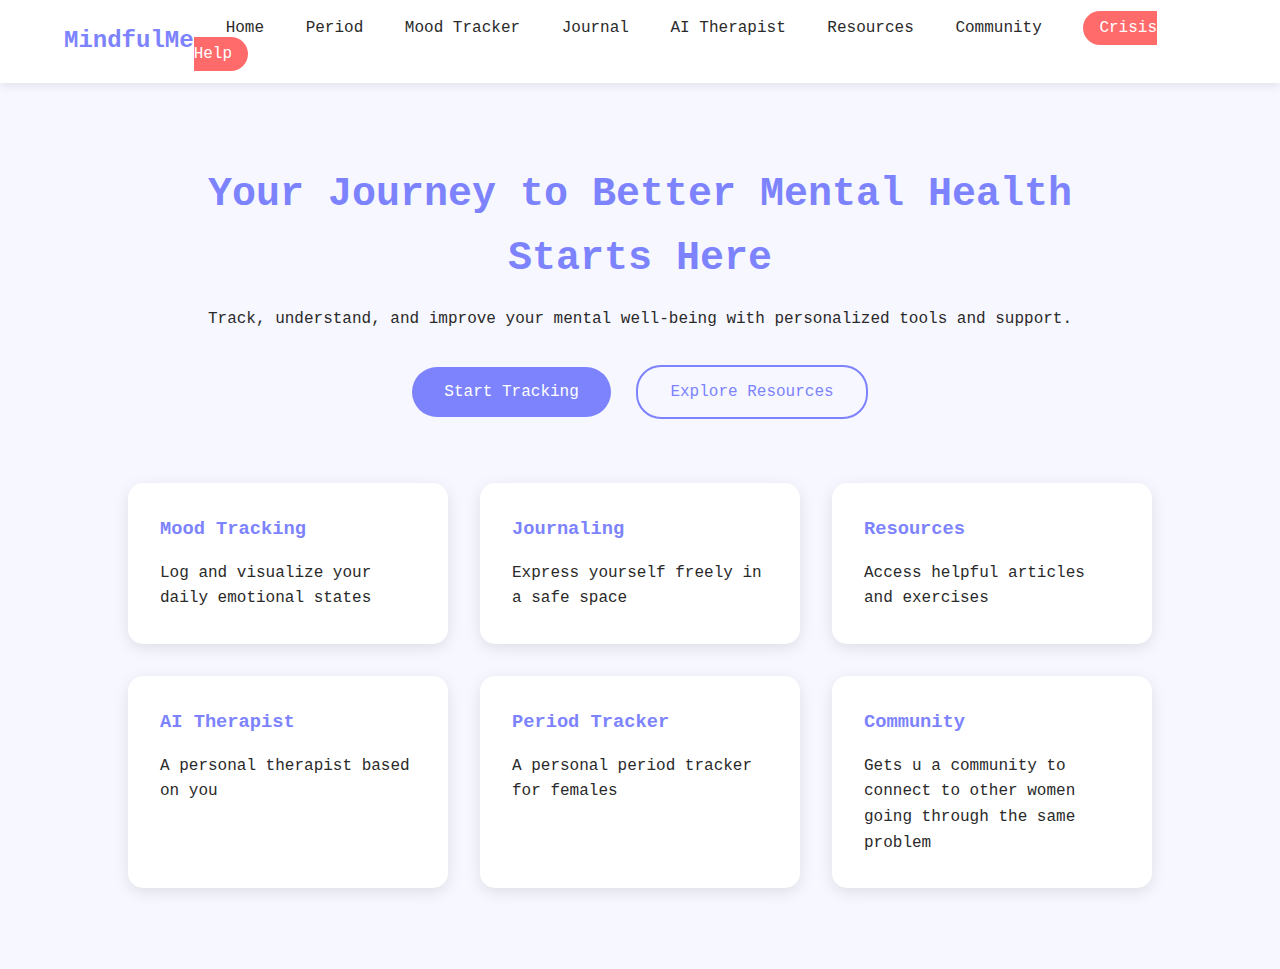
<file: index.html>
<!DOCTYPE html>
<html lang="en">
<head>
    <meta charset="UTF-8">
    <meta name="viewport" content="width=device-width, initial-scale=1.0">
    <title>MindfulMe</title>
    <link rel="stylesheet" href="css/style.css">
    <link rel="stylesheet" href="css/animations.css">
    <link href="https://fonts.googleapis.com/css2?family=Poppins:wght@300;400;500;600&display=swap" rel="stylesheet">
    <link rel="shortcut icon" href="icon.ico" type="image/x-icon">
</head>
<body>
    <nav class="navbar">
        <div class="logo">MindfulMe</div>
        <div class="nav-links">
            <a href="index.html" class="active">Home</a>
            <a href="pages/setup.html"> Period</a>
            <a href="pages/mood-tracker.html">Mood Tracker</a>
            <a href="pages/journal.html">Journal</a>
            <a href="pages/ai-therapist.html">AI Therapist</a>
            <a href="pages/resources.html">Resources</a>
             <a href="pages/community.html">Community</a> 
            <a href="pages/crisis.html" class="emergency-btn">Crisis Help</a>
        </div>
    </nav>

    <main class="hero">
        <div class="hero-content">
            <h1>Your Journey to Better Mental Health Starts Here</h1>
            <p>Track, understand, and improve your mental well-being with personalized tools and support.</p>
            <div class="cta-buttons">
                <button class="primary-btn" onclick="location.href='pages/mood-tracker.html'">Start Tracking</button>
                <button class="secondary-btn" onclick="location.href='pages/resources.html'">Explore Resources</button>
            </div>
        </div>
        <div class="features-grid">
            <div class="feature-card">
                <h3>Mood Tracking</h3>
                <p>Log and visualize your daily emotional states</p>
            </div>
            <div class="feature-card">
                <h3>Journaling</h3>
                <p>Express yourself freely in a safe space</p>
            </div>
            <div class="feature-card">
                <h3>Resources</h3>
                <p>Access helpful articles and exercises</p>
            </div>
            <div class="feature-card">
                <h3>AI Therapist</h3>
                <p>A personal therapist based on you</p>
            </div>
            <div class="feature-card">
                <h3>Period Tracker</h3>
                <p>A personal period tracker for females </p>
            </div>
            <div class="feature-card">
                <h3>Community</h3>
                <p>Gets u a community to connect to other women going through the same problem</p>
            </div>
        </div>
    </main>
</body>
</html>
</file>
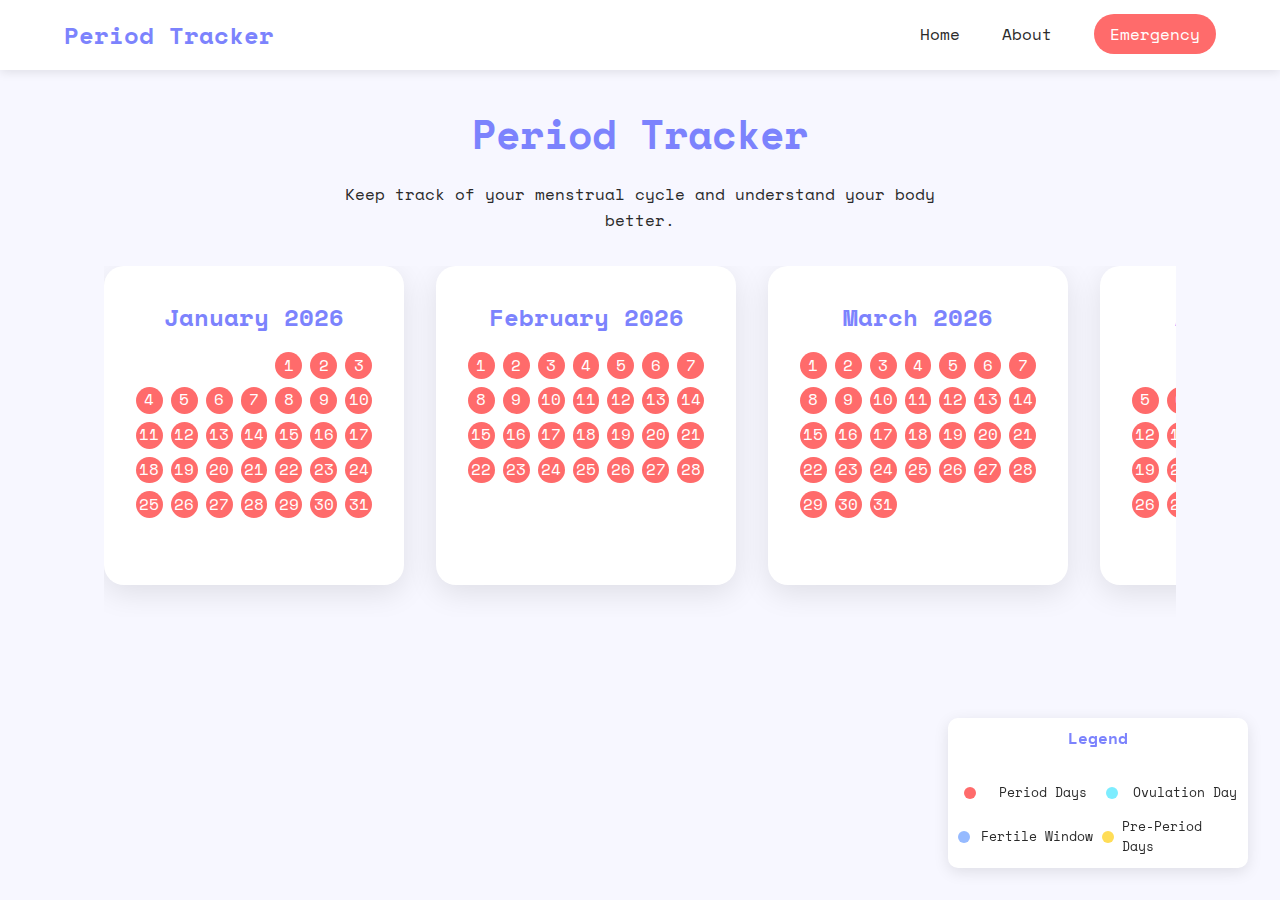
<file: pages/index.html>
<!DOCTYPE html>
<html lang="en">
<head>
    <meta charset="UTF-8">
    <meta name="viewport" content="width=device-width, initial-scale=1.0">
    <title>Period Tracker</title>
    <link href="https://fonts.googleapis.com/css2?family=Space+Mono&display=swap" rel="stylesheet">
    <style>
        :root {
            --primary-color: #7C83FD;
            --secondary-color: #96BAFF;
            --accent-color: #7DEDFF;
            --background-color: #F7F7FF;
            --text-color: #2A2A2A;
            --danger-color: #FF6B6B;
            --warning-color: #FFDD57;
        }

        * {
            margin: 0;
            padding: 0;
            box-sizing: border-box;
            font-family: 'Space Mono', monospace;
        }

        body {
            background-color: var(--background-color);
            color: var(--text-color);
            line-height: 1.6;
            overflow-x: hidden;
        }

        .navbar {
            display: flex;
            justify-content: space-between;
            align-items: center;
            padding: 1rem 5%;
            background: white;
            box-shadow: 0 2px 10px rgba(0, 0, 0, 0.1);
        }

        .logo {
            font-size: 1.5rem;
            font-weight: 600;
            color: var(--primary-color);
        }

        .nav-links a {
            text-decoration: none;
            color: var(--text-color);
            margin-left: 2rem;
            transition: color 0.3s ease;
        }

        .nav-links a:hover {
            color: var(--primary-color);
        }

        .emergency-btn {
            background: var(--danger-color);
            color: white !important;
            padding: 0.5rem 1rem;
            border-radius: 25px;
        }

        .container {
            max-width: 1200px;
            margin: 0 auto;
            padding: 2rem 5%;
        }

        .header {
            text-align: center;
            margin-bottom: 2rem;
        }

        .header h1 {
            font-size: 2.5rem;
            color: var(--primary-color);
            margin-bottom: 1rem;
        }

        .header p {
            font-size: 1rem;
            color: var(--text-color);
            max-width: 600px;
            margin: 0 auto;
        }

        .calendar-container {
            display: flex;
            overflow-x: auto;
            gap: 2rem;
            margin-top: 2rem;
            padding-bottom: 2rem;
            scroll-snap-type: x mandatory;
        }

        .month {
            min-width: 300px;
            background-color: white;
            border-radius: 20px;
            box-shadow: 0 8px 30px rgba(0, 0, 0, 0.1);
            padding: 2rem;
            scroll-snap-align: start;
            flex-shrink: 0;
        }

        .calendar-header {
            text-align: center;
            margin-bottom: 1rem;
        }

        .calendar-header h3 {
            color: var(--primary-color);
            font-size: 1.5rem;
        }

        .calendar {
            display: grid;
            grid-template-columns: repeat(7, 1fr);
            gap: 0.5rem;
            margin-top: 1rem;
        }

        .calendar-day {
            aspect-ratio: 1;
            display: flex;
            align-items: center;
            justify-content: center;
            background: var(--background-color);
            border-radius: 50%;
            cursor: pointer;
            transition: all 0.3s ease;
        }

        .calendar-day:hover {
            background-color: var(--secondary-color);
            color: white;
        }

        .calendar-day.period {
            background-color: var(--danger-color);
            color: white;
        }

        .calendar-day.ovulation {
            background-color: var(--accent-color);
            color: white;
        }

        .calendar-day.fertile {
            background-color: var(--secondary-color);
            color: white;
        }

        .calendar-day.pre-period {
            background-color: var(--warning-color);
            color: white;
        }

        .calendar-day.empty {
            background-color: transparent;
        }

        button {
            background: var(--primary-color);
            color: white;
            border: none;
            padding: 1rem 2rem;
            border-radius: 25px;
            font-size: 1rem;
            cursor: pointer;
            transition: all 0.3s ease;
        }

        button:hover {
            background: var(--secondary-color);
            transform: translateY(-2px);
        }

        .legend-box {
        position: fixed;
        bottom: 2rem;
        right: 2rem;
        background: white;
        border-radius: 10px;
        box-shadow: 0 4px 15px rgba(0, 0, 0, 0.1);
        padding: 0.5rem;
        width: 300px; /* Smaller width */
        height: 150px; /* Smaller height */
        cursor: move;
        font-size: 0.8rem;
        display: grid;
        grid-template-columns: repeat(2, 1fr);
        gap: 0.5rem;
    }

    .legend-box h4 {
        grid-column: span 2;
        margin-bottom: 1rem;
        color: var(--primary-color);
        text-align: center;
        font-size: 1rem;
    }

    .legend-item {
        display: flex;
        align-items: center;
        justify-content: space-around;
        font-size: 0.8rem;
    }

    .legend-color {
        width: 12px;
        height: 12px;
        border-radius: 50%;
        margin-right: 0.5rem;
    }

    .legend-text {
        font-size: 0.8rem;
    }
    </style>
</head>
<body>
    <nav class="navbar">
        <div class="logo">Period Tracker</div>
        <div class="nav-links">
            <a href="#">Home</a>
            <a href="#">About</a>
            <a href="#" class="emergency-btn">Emergency</a>
        </div>
    </nav>

    <div class="container">
        <div class="header">
            <h1>Period Tracker</h1>
            <p>Keep track of your menstrual cycle and understand your body better.</p>
        </div>

        <!-- Calendar Container for All Months -->
        <div class="calendar-container" id="calendar-container"></div>
    </div>

    <!-- Legend Box -->
    <div class="legend-box" id="legend-box">
        <h4>Legend</h4>
        <div class="legend-item">
            <div class="legend-color" style="background: var(--danger-color);"></div>
            <div class="legend-text">Period Days</div>
        </div>
        <div class="legend-item">
            <div class="legend-color" style="background: var(--accent-color);"></div>
            <div class="legend-text">Ovulation Day</div>
        </div>
        <div class="legend-item">
            <div class="legend-color" style="background: var(--secondary-color);"></div>
            <div class="legend-text">Fertile Window</div>
        </div>
        <div class="legend-item">
            <div class="legend-color" style="background: var(--warning-color);"></div>
            <div class="legend-text">Pre-Period Days</div>
        </div>
    </div>

    <script>
        let currentDate = new Date();
        let cycleData = {
            lastPeriod: new Date(currentDate.getFullYear(), currentDate.getMonth(), 1),
            periodLength: 5,
            cycleLength: 28,
        };

        function generateMonthCalendar(monthOffset) {
            const monthDate = new Date(currentDate.getFullYear(), monthOffset, 1);
            const monthName = monthDate.toLocaleString('default', { month: 'long' });
            const monthElement = document.createElement('div');
            monthElement.className = 'month';
            const monthHeader = document.createElement('div');
            monthHeader.className = 'calendar-header';
            monthHeader.innerHTML = `<h3>${monthName} ${monthDate.getFullYear()}</h3>`;
            monthElement.appendChild(monthHeader);

            const calendar = document.createElement('div');
            calendar.className = 'calendar';

            const firstDay = new Date(monthDate.getFullYear(), monthDate.getMonth(), 1).getDay();
            const daysInMonth = new Date(monthDate.getFullYear(), monthDate.getMonth() + 1, 0).getDate();

            for (let i = 0; i < firstDay; i++) {
                const emptyDay = document.createElement('div');
                emptyDay.className = 'calendar-day empty';
                calendar.appendChild(emptyDay);
            }

            for (let i = 1; i <= daysInMonth; i++) {
                const day = document.createElement('div');
                day.className = 'calendar-day';
                const currentDayDate = new Date(monthDate.getFullYear(), monthDate.getMonth(), i);

                day.textContent = i;

                // Check for period, ovulation, and fertile days
                if (isPeriodDay(currentDayDate)) {
                    day.classList.add('period');
                }
                if (isOvulationDay(currentDayDate)) {
                    day.classList.add('ovulation');
                }
                if (isFertileDay(currentDayDate)) {
                    day.classList.add('fertile');
                }
                if (isPrePeriodDay(currentDayDate)) {
                    day.classList.add('pre-period');
                }

                calendar.appendChild(day);
            }

            monthElement.appendChild(calendar);
            return monthElement;
        }

        function isPeriodDay(date) {
            const daysSinceLastPeriod = Math.floor((date - cycleData.lastPeriod) / (1000 * 60 * 60 * 24));
            return daysSinceLastPeriod % cycleData.cycleLength < cycleData.periodLength;
        }

        function isOvulationDay(date) {
            const daysSinceLastPeriod = Math.floor((date - cycleData.lastPeriod) / (1000 * 60 * 60 * 24));
            return daysSinceLastPeriod % cycleData.cycleLength === (cycleData.cycleLength - 14); 
        }

        function isFertileDay(date) {
            const daysSinceLastPeriod = Math.floor((date - cycleData.lastPeriod) / (1000 * 60 * 60 * 24));
            return daysSinceLastPeriod % cycleData.cycleLength >= (cycleData.cycleLength - 15) && daysSinceLastPeriod % cycleData.cycleLength <= (cycleData.cycleLength - 10);
        }

        function isPrePeriodDay(date) {
            const daysSinceLastPeriod = Math.floor((date - cycleData.lastPeriod) / (1000 * 60 * 60 * 24));
            return daysSinceLastPeriod % cycleData.cycleLength >= (cycleData.cycleLength - 3);
        }

        function loadAllMonths() {
            const container = document.getElementById('calendar-container');
            for (let i = 0; i < 12; i++) {
                const monthElement = generateMonthCalendar(i);
                container.appendChild(monthElement);
            }
        }

        loadAllMonths();

        // Draggable Legend Box
        const legendBox = document.getElementById('legend-box');
        let offsetX = 0;
        let offsetY = 0;

        legendBox.addEventListener('mousedown', (e) => {
            offsetX = e.clientX - legendBox.getBoundingClientRect().left;
            offsetY = e.clientY - legendBox.getBoundingClientRect().top;
            document.addEventListener('mousemove', moveLegendBox);
            document.addEventListener('mouseup', stopDragging);
        });

        function moveLegendBox(e) {
            legendBox.style.left = e.clientX - offsetX + 'px';
            legendBox.style.top = e.clientY - offsetY + 'px';
        }

        function stopDragging() {
            document.removeEventListener('mousemove', moveLegendBox);
            document.removeEventListener('mouseup', stopDragging);
        }
    </script>
</body>
</html>
</file>
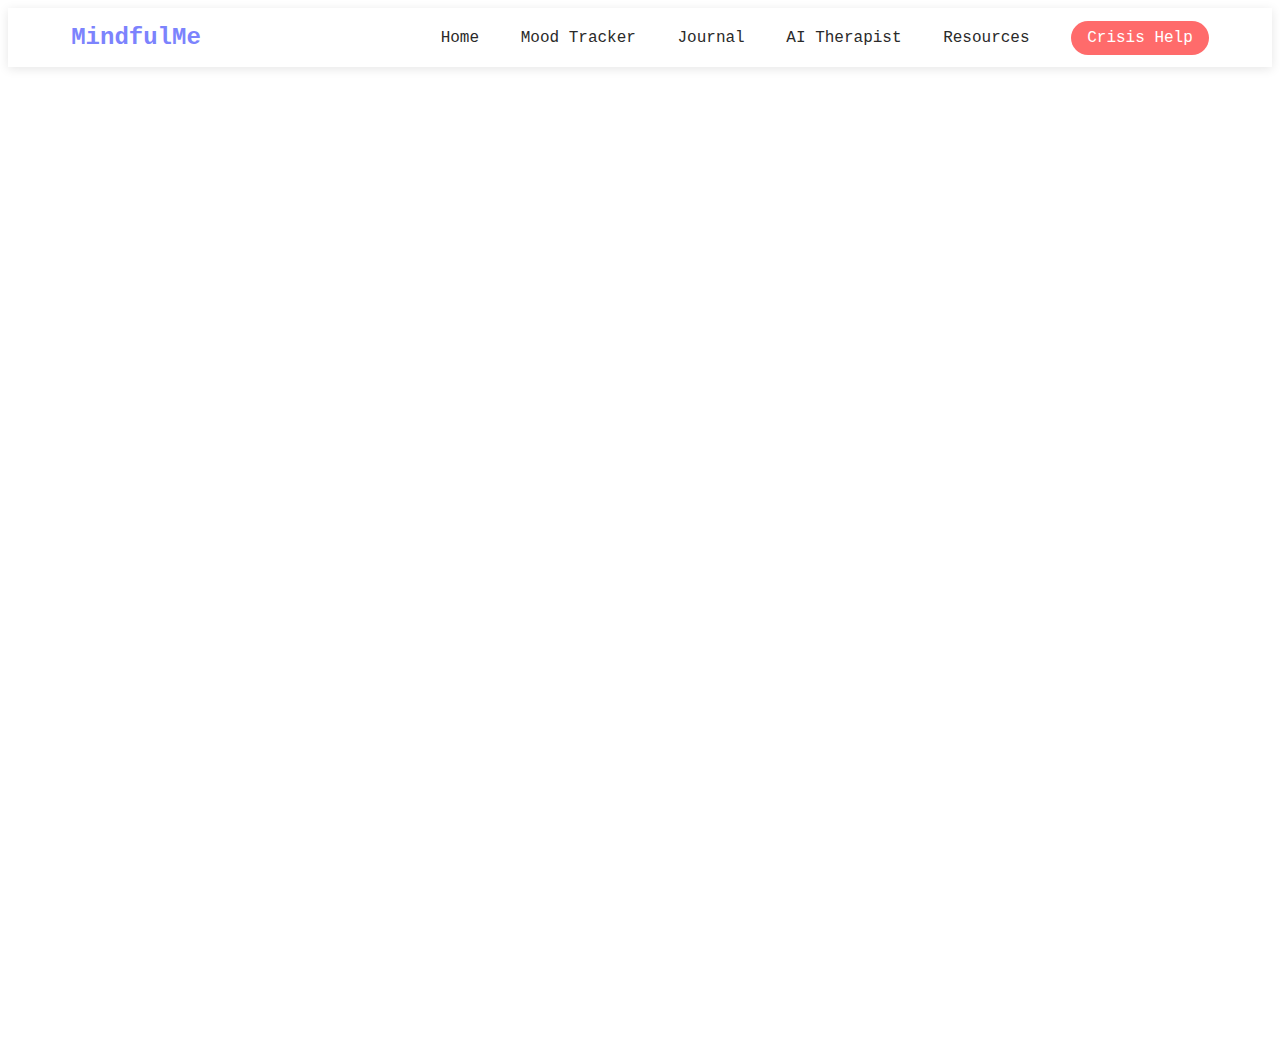
<file: pages/ai-therapist.html>
<!DOCTYPE html>
<html lang="en">
<head>
    <meta charset="UTF-8">
    <meta name="viewport" content="width=device-width, initial-scale=1.0">
    <title>AI Therapist - MindfulMe</title>
    <link rel="stylesheet" href="../css/ai-therapist.css">
    <link rel="stylesheet" href="../css/animations.css">
    <link rel="shortcut icon" href="icon.ico" type="image/x-icon">
</head>
<body>
    <nav class="navbar">
        <div class="logo">MindfulMe</div>
        <div class="nav-links">
            <a href="../index.html" class="active">Home</a>
            <a href="../pages/mood-tracker.html">Mood Tracker</a>
            <a href="../pages/journal.html">Journal</a>
            <a href="ai-therapist.html">AI Therapist</a>
            <a href="../pages/resources.html">Resources</a>
            <!-- <a href="pages/community.html">Community</a> -->
            <a href="../pages/crisis.html" class="emergency-btn">Crisis Help</a>
        </div>
    </nav>

    <main class="therapist-container fade-in">
        <h1 style="color : #7C83FD">AI Therapy <span style="color: black">Assistant</span></h1>
        <div class="disclaimer">
            <p>Note: This AI assistant is not a replacement for professional mental health care. 
               If you're experiencing severe symptoms, please seek professional help.</p>
        </div>

        <div class="chat-container">
            <div class="chat-messages" id="chat-messages">
                <div class="message ai-message">
                    <div class="message-content">
                        Hello! I'm here to listen and support you. How are you feeling today?
                    </div>
                </div>
            </div>

            <div class="chat-input">
                <textarea 
                    id="user-input" 
                    placeholder="Share your thoughts..."
                    rows="1"
                ></textarea>
                <button id="send-message" class="primary-btn">
                    <button id="mic-button">🎤</button>

                    ➤
                </button>
            </div>
        </div>

        <div class="suggested-topics">
            <h3>Suggested Topics</h3>
            <div class="topic-buttons">
                <button class="topic-btn">Dealing with Anxiety</button>
                <button class="topic-btn">Managing Stress</button>
                <button class="topic-btn">Improving Sleep</button>
                <button class="topic-btn">Building Self-esteem</button>
            </div>
        </div>
    </main>

    <script src="../js/ai-therapist.js"></script>
</body>
</html>
</file>
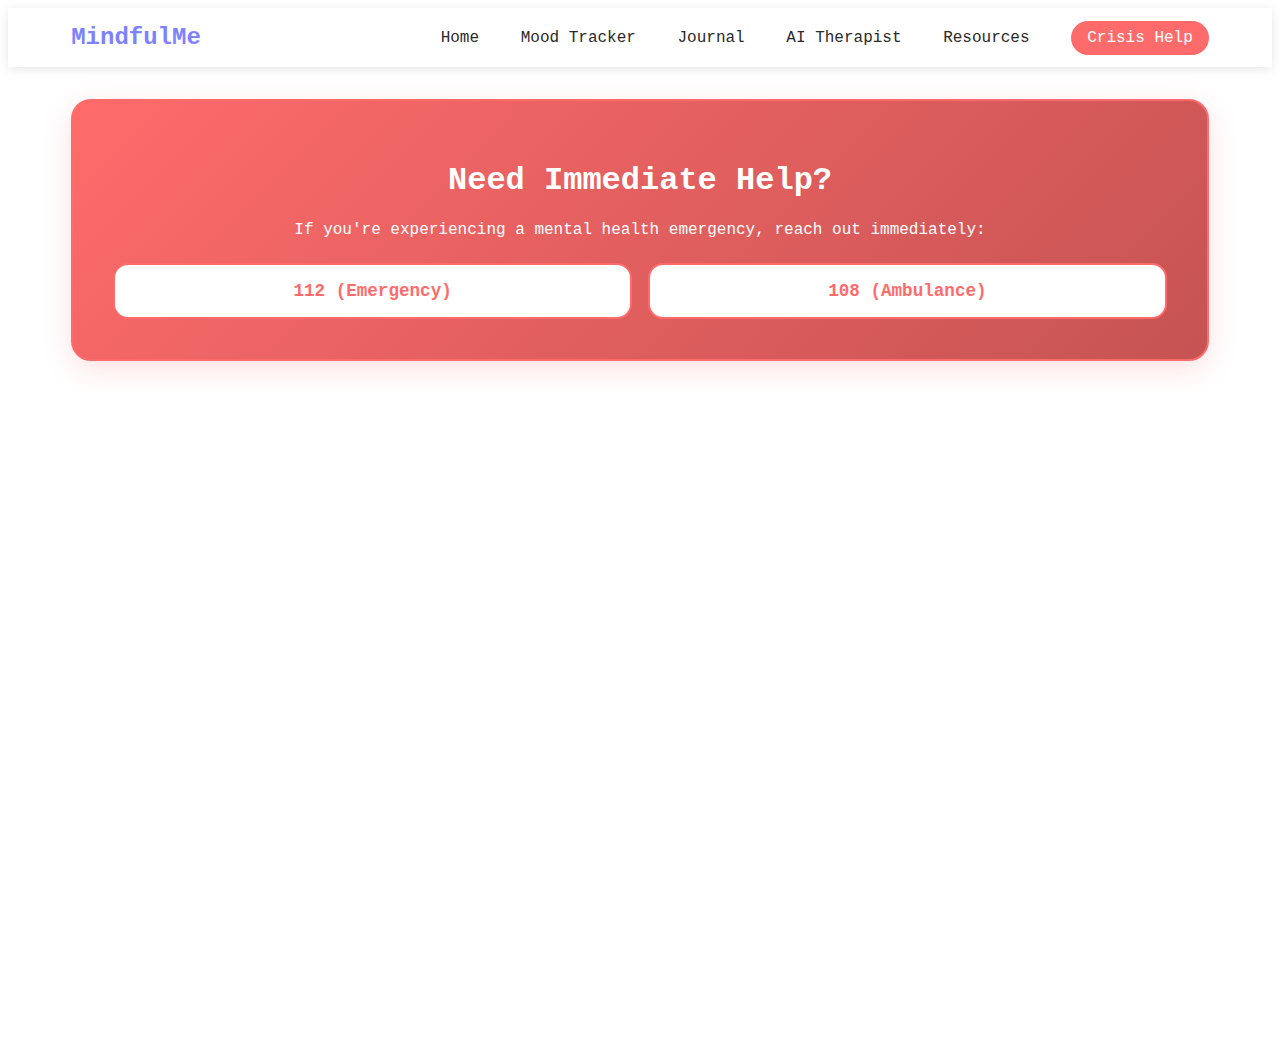
<file: pages/crisis.html>
<!DOCTYPE html>
<html lang="en">
<head>
    <meta charset="UTF-8">
    <meta name="viewport" content="width=device-width, initial-scale=1.0">
    <title>Crisis Help - MindfulMe</title>
    <link rel="stylesheet" href="../css/crisis.css">
    <link rel="stylesheet" href="../css/animations.css">
    <link rel="shortcut icon" href="icon.ico" type="image/x-icon">
</head>
<body>
    <nav class="navbar">
        <div class="logo">MindfulMe</div>
        <div class="nav-links">
            <a href="../index.html" class="active">Home</a>
            <a href="../pages/mood-tracker.html">Mood Tracker</a>
            <a href="../pages/journal.html">Journal</a>
            <a href="../pages/ai-therapist.html">AI Therapist</a>
            <a href="../pages/resources.html">Resources</a>
            <!-- <a href="pages/community.html">Community</a> -->
            <a href="crisis.html" class="emergency-btn1">Crisis Help</a>
        </div>
    </nav>

    <main class="crisis-container">
        <div class="emergency-banner pulse">
            <h1>Need Immediate Help?</h1>
            <p>If you're experiencing a mental health emergency, reach out immediately:</p>
            <div class="emergency-numbers">
                <a href="tel:112" class="emergency-btn">112 (Emergency)</a>
                <a href="tel:108" class="emergency-btn">108 (Ambulance)</a>
            </div>
        </div>

        <div class="crisis-sections">
            <section class="helpline-section fade-in">
                <h2>24/7 Mental Health Helplines</h2>
                <div class="helpline-cards">
                    <div class="helpline-card slide-up">
                        <h3>AASRA</h3>
                        <a href="tel:+919820466726" class="phone-number">+91 98204 66726</a>
                        <p>24/7 Suicide Prevention</p>
                        <a href="http://www.aasra.info/" target="_blank" class="website-link">Visit Website</a>
                    </div>
                    
                    <div class="helpline-card slide-up">
                        <h3>iCall</h3>
                        <a href="tel:+919152987821" class="phone-number">+91 91529 87821</a>
                        <p>Mon-Sat, 8 AM-10 PM</p>
                        <a href="https://icallhelpline.org/" target="_blank" class="website-link">Visit Website</a>
                    </div>

                    <div class="helpline-card slide-up">
                        <h3>Vandrevala Foundation</h3>
                        <a href="tel:1860-2662-345" class="phone-number">1860-2662-345</a>
                        <p>24/7 Mental Health Support</p>
                    </div>

                    <div class="helpline-card slide-up">
                        <h3>NIMHANS</h3>
                        <a href="tel:080-46110007" class="phone-number">080-46110007</a>
                        <p>24/7 Mental Health Rehabilitation</p>
                    </div>
                </div>
            </section>

            
        </div>
    </main>

    <script>
        document.querySelector('.resource-btn:last-child').addEventListener('click', function() {
            if (navigator.geolocation) {
                navigator.geolocation.getCurrentPosition((position) => {
                    const latitude = position.coords.latitude;
                    const longitude = position.coords.longitude;
                    window.open(`https://www.google.com/maps/search/hospitals/@${latitude},${longitude},14z`, '_blank');
                });
            }
        });
    </script>
</body>
</html>
</file>
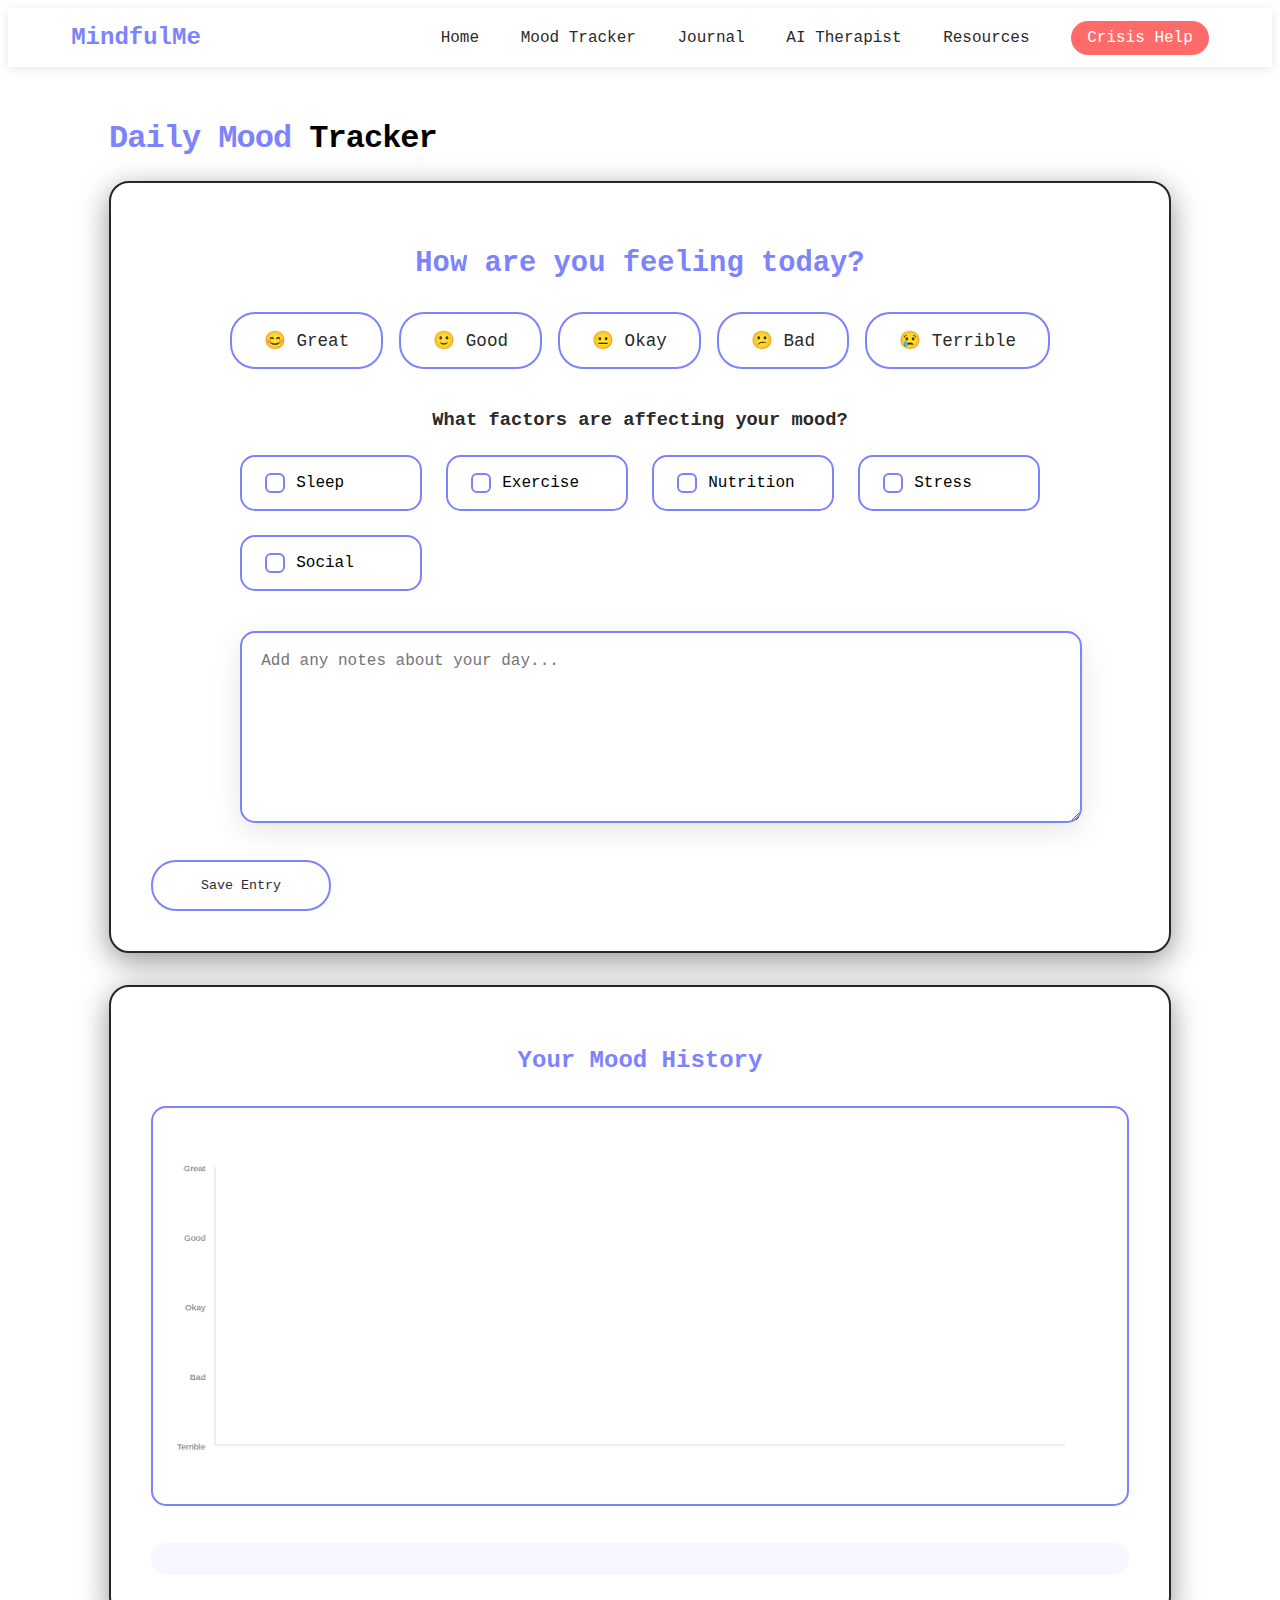
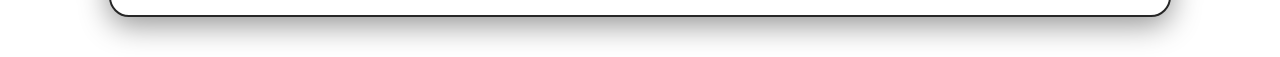
<file: pages/mood-tracker.html>
<!DOCTYPE html>
<html lang="en">
<head>
    <meta charset="UTF-8">
    <meta name="viewport" content="width=device-width, initial-scale=1.0">
    <title>Mood Tracker - MindfulMe</title>
    <link rel="stylesheet" href="../css/mood-tracker.css">
    <link rel="stylesheet" href="../css/animations.css">
    <link rel="apple-touch-icon" sizes="180x180" href="../favicon/apple-touch-icon.png">
    <link rel="shortcut icon" href="icon.ico" type="image/x-icon">
</head>
<body>
    <nav class="navbar">
        <div class="logo">MindfulMe</div>
        <div class="nav-links">
            <a href="../index.html" class="active">Home</a>
            <a href="mood-tracker.html">Mood Tracker</a>
            <a href="../pages/journal.html">Journal</a>
            <a href="../pages/ai-therapist.html">AI Therapist</a>
            <a href="../pages/resources.html">Resources</a>
            <a href="../pages/crisis.html" class="emergency-btn">Crisis Help</a>
        </div>
    </nav>
    
    <main class="mood-tracker-container">
        <h1 style="color:#7C83FD">Daily Mood <span style="color : black">Tracker</span></h1>
        
        <div class="mood-input-section">
            <h2>How are you feeling today?</h2>
            <div class="mood-buttons">
                <button class="mood-btn" data-mood="great">😊 Great</button>
                <button class="mood-btn" data-mood="good">🙂 Good</button>
                <button class="mood-btn" data-mood="okay">😐 Okay</button>
                <button class="mood-btn" data-mood="bad">😕 Bad</button>
                <button class="mood-btn" data-mood="terrible">😢 Terrible</button>
            </div>
            
            <div class="mood-factors">
                <h3>What factors are affecting your mood?</h3>
                <div class="factors-grid">
                    <label><input type="checkbox" value="sleep"> Sleep</label>
                    <label><input type="checkbox" value="exercise"> Exercise</label>
                    <label><input type="checkbox" value="nutrition"> Nutrition</label>
                    <label><input type="checkbox" value="stress"> Stress</label>
                    <label><input type="checkbox" value="social"> Social</label>
                </div>
            </div>

            <div class="mood-notes">
                <textarea placeholder="Add any notes about your day..."></textarea>
            </div>

            <button id="save-mood" class="primary-btn">Save Entry</button>
        </div>

        <div class="mood-history">
            <h2>Your Mood History</h2>
            <canvas id="mood-chart"></canvas>
            <div id="mood-calendar"></div>
        </div>
    </main>
    <script src="../js/mood-tracker.js"></script>
</body>
</html>
</file>
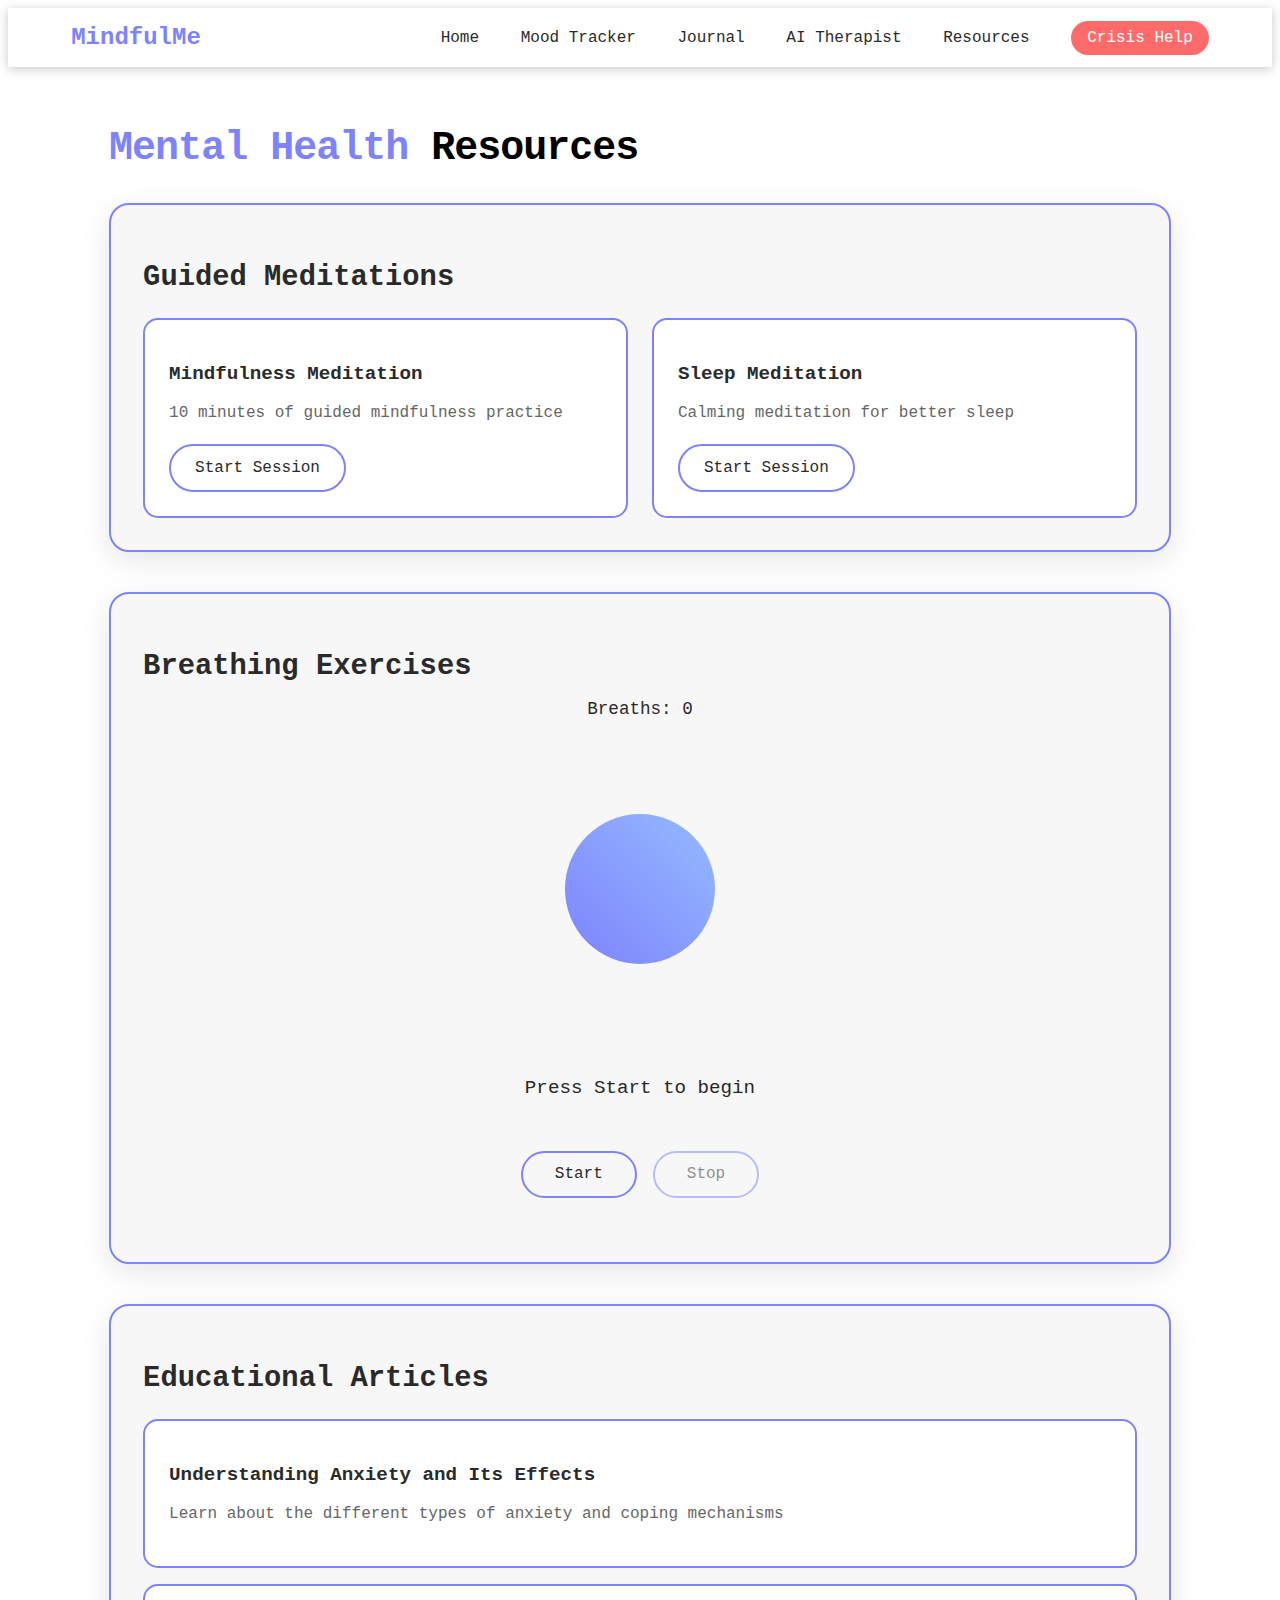
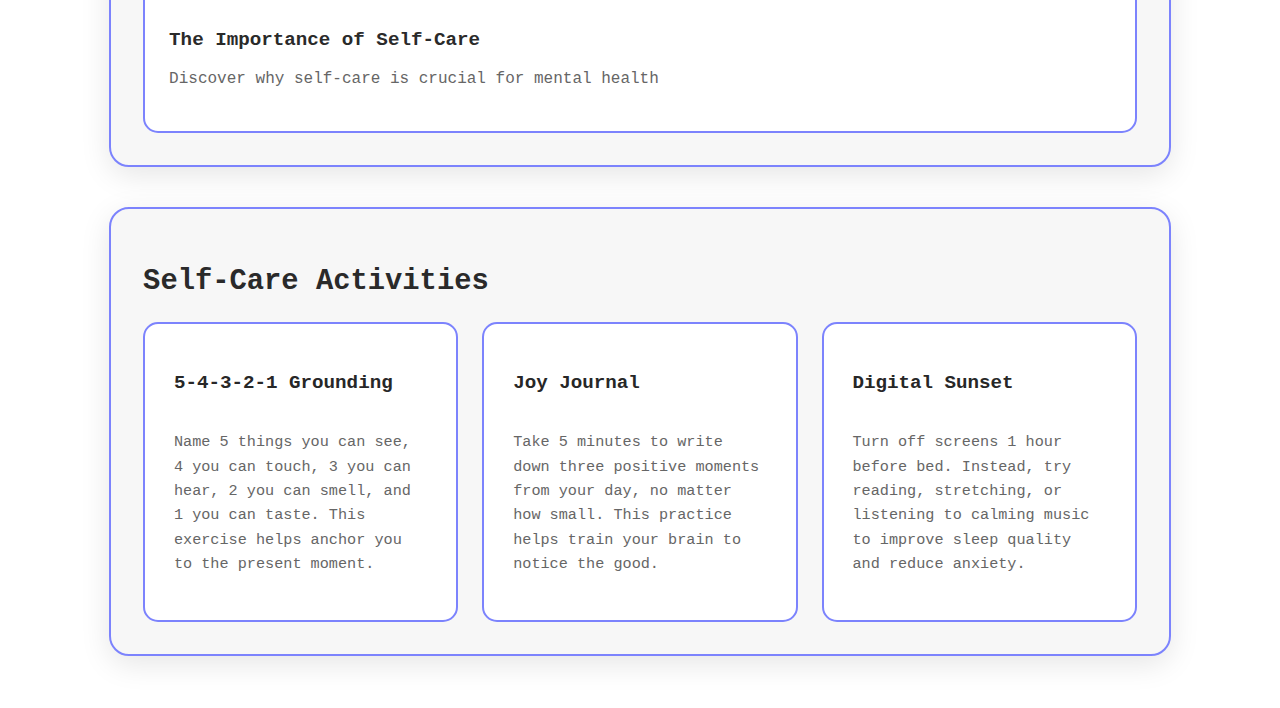
<file: pages/resouces.html>
<!DOCTYPE html>
<html lang="en">
<head>
    <meta charset="UTF-8">
    <meta name="viewport" content="width=device-width, initial-scale=1.0">
    <title>Resources - MindfulMe</title>
    <link rel="stylesheet" href="../css/resources.css">
    <!-- <link rel="stylesheet" href="../css/animations.css"> -->
    <link rel="shortcut icon" href="icon.ico" type="image/x-icon">
</head>
<body>
    <nav class="navbar">
        <div class="logo">MindfulMe</div>
        <div class="nav-links">
            <a href="../index.html" class="active">Home</a>
            <a href="../pages/mood-tracker.html">Mood Tracker</a>
            <a href="../pages/journal.html">Journal</a>
            <a href="../pages/ai-therapist.html">AI Therapist</a>
            <a href="resources.html">Resources</a>
            <a href="../pages/crisis.html" class="emergency-btn">Crisis Help</a>
        </div>
    </nav>

    <main class="resources-container">
        <h1 style="color:#7C83FD">Mental Health <span style="color:black">Resources</span></h1>

        <div class="resources-grid">
            <section class="resource-category">
                <h2>Guided Meditations</h2>
                <div class="resource-cards">
                    <div class="resource-card">
                        <h3>Mindfulness Meditation</h3>
                        <p>10 minutes of guided mindfulness practice</p>
                        <a href="https://www.youtube.com/watch?v=ZToicYcHIOU" target="_blank" class="resource-link">Start Session</a>
                    </div>
                    <div class="resource-card">
                        <h3>Sleep Meditation</h3>
                        <p>Calming meditation for better sleep</p>
                        <a href="https://www.youtube.com/watch?v=aEqlQvczMJQ" target="_blank" class="resource-link">Start Session</a>
                    </div>
                </div>
            </section>

            <section class="resource-category">
                <h2>Breathing Exercises</h2>
                <div class="breathing-exercise">
                    <div class="breathing-container">
                        <div class="breathing-circle"></div>
                        <span class="breathing-text">Press Start to begin</span>
                        <div class="breath-count">Breaths: <span id="breath-counter">0</span></div>
                    </div>
                    <div class="breathing-controls">
                        <button id="start-breathing" class="breathing-btn">Start</button>
                        <button id="stop-breathing" class="breathing-btn" disabled>Stop</button>
                    </div>
                </div>
            </section>

            <section class="resource-category">
                <h2>Educational Articles</h2>
                <div class="article-list">
                    <a href="https://www.healthline.com/health/mental-health/how-to-cope-with-anxiety" class="article-item">
                        <h3>Understanding Anxiety and Its Effects</h3>
                        <p>Learn about the different types of anxiety and coping mechanisms</p>
                    </a>
                    <a href="https://www.medicalnewstoday.com/articles/self-care-examples" class="article-item">
                        <h3>The Importance of Self-Care</h3>
                        <p>Discover why self-care is crucial for mental health</p>
                    </a>
                </div>
            </section>

            <section class="resource-category">
                <h2>Self-Care Activities</h2>
                <div class="activity-suggestions">
                    <div class="activity-card">
                        <h3>5-4-3-2-1 Grounding</h3>
                        <p>Name 5 things you can see, 4 you can touch, 3 you can hear, 2 you can smell, and 1 you can taste. This exercise helps anchor you to the present moment.</p>
                    </div>
                    <div class="activity-card">
                        <h3>Joy Journal</h3>
                        <p>Take 5 minutes to write down three positive moments from your day, no matter how small. This practice helps train your brain to notice the good.</p>
                    </div>
                    <div class="activity-card">
                        <h3>Digital Sunset</h3>
                        <p>Turn off screens 1 hour before bed. Instead, try reading, stretching, or listening to calming music to improve sleep quality and reduce anxiety.</p>
                    </div>
                </div>
            </section>
        </div>
    </main>

    <script src="../js/breathing.js"></script>
</body>
</html>
</file>
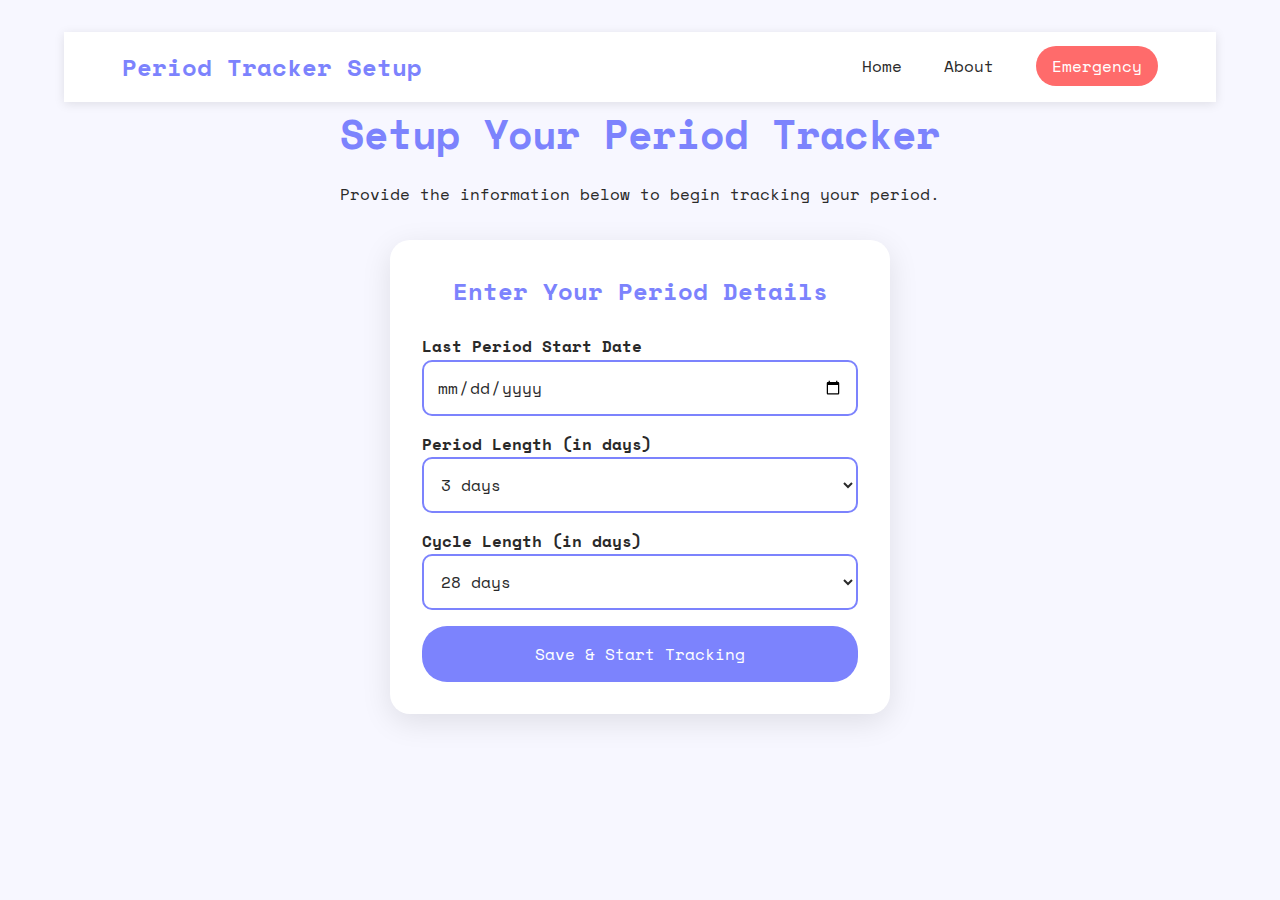
<file: pages/setup.html>
<!DOCTYPE html>
<html lang="en">
<head>
    <meta charset="UTF-8">
    <meta name="viewport" content="width=device-width, initial-scale=1.0">
    <title>Period Tracker Setup</title>
    <link href="https://fonts.googleapis.com/css2?family=Space+Mono&display=swap" rel="stylesheet">
    <style>
        :root {
            --primary-color: #7C83FD;
            --secondary-color: #96BAFF;
            --accent-color: #7DEDFF;
            --background-color: #F7F7FF;
            --text-color: #2A2A2A;
            --danger-color: #FF6B6B;
        }

        * {
            margin: 0;
            padding: 0;
            box-sizing: border-box;
            font-family: 'Space Mono', monospace;
        }

        body {
            background-color: var(--background-color);
            color: var(--text-color);
            line-height: 1.6;
            padding: 2rem 5%;
        }

        .navbar {
            display: flex;
            justify-content: space-between;
            align-items: center;
            padding: 1rem 5%;
            background: white;
            box-shadow: 0 2px 10px rgba(0,0,0,0.1);
        }

        .logo {
            font-size: 1.5rem;
            font-weight: 600;
            color: var(--primary-color);
        }

        .nav-links a {
            text-decoration: none;
            color: var(--text-color);
            margin-left: 2rem;
            transition: color 0.3s ease;
        }

        .nav-links a:hover {
            color: var(--primary-color);
        }

        .emergency-btn {
            background: var(--danger-color);
            color: white !important;
            padding: 0.5rem 1rem;
            border-radius: 25px;
        }

        .header {
            text-align: center;
            margin-bottom: 2rem;
        }

        .header h1 {
            font-size: 2.5rem;
            color: var(--primary-color);
            margin-bottom: 1rem;
        }

        .header p {
            font-size: 1rem;
            color: var(--text-color);
            max-width: 600px;
            margin: 0 auto;
        }

        .form-container {
            background-color: white;
            padding: 2rem;
            border-radius: 20px;
            box-shadow: 0 8px 30px rgba(0, 0, 0, 0.1);
            max-width: 500px;
            margin: 0 auto;
        }

        .form-container h2 {
            text-align: center;
            color: var(--primary-color);
            margin-bottom: 1.5rem;
        }

        .form-container label {
            font-weight: bold;
            margin-bottom: 0.5rem;
            color: var(--text-color);
        }

        .form-container input[type="date"], .form-container select {
            width: 100%;
            padding: 0.8rem;
            border: 2px solid var(--primary-color);
            border-radius: 10px;
            font-size: 1rem;
            margin-bottom: 1rem;
            background: white;
            color: var(--text-color);
        }

        .form-container button {
            background: var(--primary-color);
            color: white;
            border: none;
            padding: 1rem 2rem;
            border-radius: 25px;
            font-size: 1rem;
            cursor: pointer;
            width: 100%;
            transition: all 0.3s ease;
        }

        .form-container button:hover {
            background: var(--secondary-color);
            transform: translateY(-2px);
        }

        .form-container button:disabled {
            background-color: #ddd;
            cursor: not-allowed;
        }
    </style>
</head>
<body>
    <nav class="navbar">
        <div class="logo">Period Tracker Setup</div>
        <div class="nav-links">
            <a href="#">Home</a>
            <a href="#">About</a>
            <a href="#" class="emergency-btn">Emergency</a>
        </div>
    </nav>

    <div class="header">
        <h1>Setup Your Period Tracker</h1>
        <p>Provide the information below to begin tracking your period.</p>
    </div>

    <div class="form-container">
        <h2>Enter Your Period Details</h2>
        <form id="setupForm">
            <div>
                <label for="lastPeriod">Last Period Start Date</label>
                <input type="date" id="lastPeriod" required />
            </div>
            <div>
                <label for="periodLength">Period Length (in days)</label>
                <select id="periodLength" required>
                    <option value="3">3 days</option>
                    <option value="4">4 days</option>
                    <option value="5">5 days</option>
                    <option value="6">6 days</option>
                    <option value="7">7 days</option>
                </select>
            </div>
            <div>
                <label for="cycleLength">Cycle Length (in days)</label>
                <select id="cycleLength" required>
                    <option value="28">28 days</option>
                    <option value="29">29 days</option>
                    <option value="30">30 days</option>
                    <option value="31">31 days</option>
                    <option value="32">32 days</option>
                </select>
            </div>

            <button type="submit">Save & Start Tracking</button>
        </form>
    </div>

    <script>
        const form = document.getElementById('setupForm');

        form.addEventListener('submit', function (event) {
            event.preventDefault();

            const lastPeriod = document.getElementById('lastPeriod').value;
            const periodLength = parseInt(document.getElementById('periodLength').value);
            const cycleLength = parseInt(document.getElementById('cycleLength').value);

            if (lastPeriod) {
                const cycleData = {
                    lastPeriod: new Date(lastPeriod),
                    periodLength: periodLength,
                    cycleLength: cycleLength
                };

                localStorage.setItem('cycleData', JSON.stringify(cycleData));

                // Redirect to the Period Tracker main page after saving the data
                window.location.href = 'index.html';  // This is where you can go to the tracker page
            } else {
                alert("Please fill in all the fields correctly.");
            }
        });
    </script>
</body>
</html>
</file>
<file: css/style.css>
:root {
    --primary-color: #7C83FD;
    --secondary-color: #96BAFF;
    --accent-color: #7DEDFF;
    --background-color: #F7F7FF;
    --text-color: #2A2A2A;
    --danger-color: #FF6B6B;
}

* {
    margin: 0;
    padding: 0;
    box-sizing: border-box;
    font-family: 'Space Mono', monospace;
}

body {
    background-color: var(--background-color);
    color: var(--text-color);
    line-height: 1.6;
}

.navbar {
    display: flex;
    justify-content: space-between;
    align-items: center;
    padding: 1rem 5%;
    background: white;
    box-shadow: 0 2px 10px rgba(0,0,0,0.1);
}

.logo {
    font-size: 1.5rem;
    font-weight: 600;
    color: var(--primary-color);
}

.nav-links a {
    text-decoration: none;
    color: var(--text-color);
    margin-left: 2rem;
    transition: color 0.3s ease;
}

.nav-links a:hover {
    color: var(--primary-color);
}

.emergency-btn {
    background: var(--danger-color);
    color: white !important;
    padding: 0.5rem 1rem;
    border-radius: 25px;
}

.hero {
    padding: 5rem 10%;
}

.hero-content {
    text-align: center;
    margin-bottom: 4rem;
}

.hero-content h1 {
    font-size: 2.5rem;
    margin-bottom: 1rem;
    color: var(--primary-color);
}

.cta-buttons {
    margin-top: 2rem;
}

.primary-btn, .secondary-btn {
    padding: 1rem 2rem;
    border: none;
    border-radius: 25px;
    font-size: 1rem;
    cursor: pointer;
    margin: 0 0.5rem;
    transition: transform 0.3s ease;
}

.primary-btn {
    background: var(--primary-color);
    color: white;
}

.secondary-btn {
    background: transparent;
    border: 2px solid var(--primary-color);
    color: var(--primary-color);
}

.primary-btn:hover, .secondary-btn:hover {
    transform: translateY(-3px);
}

.features-grid {
    display: grid;
    grid-template-columns: repeat(auto-fit, minmax(250px, 1fr));
    gap: 2rem;
    margin-top: 4rem;
}

.feature-card {
    background: white;
    padding: 2rem;
    border-radius: 15px;
    box-shadow: 0 4px 15px rgba(0,0,0,0.1);
    transition: transform 0.3s ease;
}

.feature-card:hover {
    transform: translateY(-5px);
}

.feature-card h3 {
    color: var(--primary-color);
    margin-bottom: 1rem;
}
</file>
<file: css/animations.css>
.fade-in {
    opacity: 0;
    animation: fadeIn 0.8s ease forwards;
}

.slide-up {
    opacity: 0;
    transform: translateY(20px);
    animation: slideUp 0.8s ease forwards;
}

.pulse {
    animation: pulse 2s infinite;
}

@keyframes fadeIn {
    to {
        opacity: 1;
    }
}


@keyframes slideUp {
    to {
        opacity: 1;
        transform: translateY(0);
    }
}

@keyframes pulse {
    0% { transform: scale(1); }
    50% { transform: scale(1.02); }
    100% { transform: scale(1); }
}

.breathing-circle {
    width: 100px;
    height: 100px;
    background: var(--primary-color);
    border-radius: 50%;
    animation: breathe 4s infinite ease-in-out;
}

@keyframes breathe {
    0%, 100% { transform: scale(1); opacity: 0.3; }
    50% { transform: scale(1.2); opacity: 1; }
}
</file>
<file: css/ai-therapist.css>
/* Base Container */
:root {
    --primary-color: #7C83FD;
    --secondary-color: #96BAFF;
    --accent-color: #7DEDFF;
    --background-color: #F7F7FF;
    --text-color: #2A2A2A;
    --danger-color: #FF6B6B;
}

*{
    font-family: 'Space Mono', monospace;
}

.navbar {
    display: flex;
    justify-content: space-between;
    align-items: center;
    padding: 1rem 5%;
    background: white;
    box-shadow: 0 2px 10px rgba(0,0,0,0.1);
}

.logo {
    font-size: 1.5rem;
    font-weight: 600;
    color: var(--primary-color);
}

.nav-links a {
    text-decoration: none;
    color: var(--text-color);
    margin-left: 2rem;
    transition: color 0.3s ease;
}

.nav-links a:hover {
    color: var(--primary-color);
}

.emergency-btn {
    background: var(--danger-color);
    color: white !important;
    padding: 0.5rem 1rem;
    border-radius: 25px;
}

.therapist-container {
    padding: 2rem 8%;
    max-width: 1200px;
    margin: 0 auto;
    font-family: 'Space Mono', monospace;
}

.therapist-container h1 {
    margin-bottom: 1.5rem;
    font-size: 2rem;
    letter-spacing: -1px;
}

.disclaimer {
    background: white;
    color: var(--text-color);
    padding: 1rem 1.5rem;
    border-radius: 15px;
    margin: 0.5rem 0 1.5rem;
    font-size: 0.85rem;
    border: 2px solid #7C83FD;
    box-shadow: 0 8px 30px rgba(0, 0, 0, 0.1);
    transition: all 0.3s ease;
}

.disclaimer:hover {
    transform: translateY(-2px);
}

.chat-container {
    background: white;
    border-radius: 20px;
    box-shadow: 0 8px 30px rgba(0, 0, 0, 0.425);
    height: 60vh;
    display: flex;
    flex-direction: column;
    max-width: 900px;
    margin: 1.5rem auto;
    border: 2px solid #272727;
    transition: all 0.3s ease;
}

.chat-container:hover {
    transform: translateY(-3px);
}

.chat-messages {
    flex-grow: 1;
    overflow-y: auto;
    padding: 1.2rem;
    display: flex;
    flex-direction: column;
    gap: 0.8rem;
}

.message {
    margin-bottom: 0.5rem;
    max-width: 70%;
    display: flex;
    animation: messageSlide 0.3s ease-out;
}

.message-content {
    padding: 0.8rem 1.2rem;
    border-radius: 15px;
    font-size: 0.9rem;
    line-height: 1.5;
}

.user-message .message-content {
    background: #7C83FD;
    color: white;
    border-bottom-right-radius: 5px;
}

.ai-message .message-content {
    background: white;
    color: var(--text-color);
    border-bottom-left-radius: 5px;
    border: 2px solid #7C83FD;
}

.chat-input {
    padding: 1rem;
    background: white;
    border-top: 2px solid #7C83FD;
    display: flex;
    gap: 0.8rem;
    align-items: flex-end;
    border-bottom-left-radius: 20px;
    border-bottom-right-radius: 20px;
}

.chat-input textarea {
    flex-grow: 1;
    padding: 0.8rem 1.2rem;
    border: 2px solid #7C83FD;
    border-radius: 15px;
    resize: none;
    font-size: 0.9rem;
    line-height: 1.4;
    max-height: 80px;
    transition: all 0.3s ease;
}

.chat-input textarea:focus {
    outline: none;
    box-shadow: 0 0 0 3px rgba(124, 131, 253, 0.1);
    transform: translateY(-2px);
}

#send-message {
    width: 40px;
    height: 40px;
    border-radius: 50%;
    transition: all 0.3s ease;
}

#send-message:hover {
    background: #7C83FD;
    color: white;
    transform: scale(1.1) rotate(90deg);
}

.suggested-topics {
    background: white;
    padding: 1.5rem;
    border-radius: 15px;
    box-shadow: 0 8px 30px rgba(0, 0, 0, 0.425);
    border: 2px solid #7C83FD;
    margin-top: 1.5rem;
    transition: all 0.3s ease;
}

.suggested-topics:hover {
    transform: translateY(-3px);
}

.suggested-topics h3 {
    font-size: 1.1rem;
    margin-bottom: 1rem;
}

.topic-buttons {
    display: flex;
    flex-wrap: wrap;
    gap: 0.8rem;
}

.topic-btn {
    background: transparent;
    color: var(--text-color);
    padding: 0.6rem 1.5rem;
    border: 2px solid #7C83FD;
    border-radius: 25px;
    font-size: 0.85rem;
    transition: all 0.3s ease;
}

.topic-btn:hover {
    background: #7C83FD;
    color: white;
    transform: translateY(-2px);
    box-shadow: 0 5px 15px rgba(124, 131, 253, 0.2);
}

.chat-messages::-webkit-scrollbar {
    width: 6px;
}

.chat-messages::-webkit-scrollbar-thumb {
    background: #7C83FD;
    border-radius: 3px;
}

@media (max-width: 768px) {
    .therapist-container {
        padding: 1.5rem 4%;
    }
    
    .topic-buttons {
        flex-direction: column;
    }
    
    .topic-btn {
        width: 100%;
    }
    
    .message {
        max-width: 85%;
    }
}
</file>
<file: css/crisis.css>
:root {
    --primary-color: #7C83FD;
    --secondary-color: #96BAFF;
    --accent-color: #7DEDFF;
    --background-color: #F7F7FF;
    --text-color: #2A2A2A;
    --danger-color: #FF6B6B;
}

*{
    font-family: 'Space Mono', monospace;
}

.navbar {
    display: flex;
    justify-content: space-between;
    align-items: center;
    padding: 1rem 5%;
    background: white;
    box-shadow: 0 2px 10px rgba(0,0,0,0.1);
}

.logo {
    font-size: 1.5rem;
    font-weight: 600;
    color: var(--primary-color);
}

.nav-links a {
    text-decoration: none;
    color: var(--text-color);
    margin-left: 2rem;
    transition: color 0.3s ease;
}

.nav-links a:hover {
    color: var(--primary-color);
}

.emergency-btn1 {
    background: var(--danger-color);
    color: white !important;
    padding: 0.5rem 1rem;
    border-radius: 25px;
}

.crisis-container {
    padding: 2rem 5%;
    max-width: 1200px;
    margin: 0 auto;
}

.emergency-banner {
    background: linear-gradient(135deg, #FF6B6B, #C65353);
    color: white;
    padding: 2.5rem;
    border-radius: 20px;
    text-align: center;
    margin-bottom: 2rem;
    box-shadow: 0 8px 30px rgba(255, 107, 107, 0.2);
    border: 2px solid #FF6B6B;
    transition: all 0.3s ease;
}

.emergency-banner:hover {
    transform: translateY(-3px);
}

.emergency-numbers {
    display: grid;
    grid-template-columns: repeat(auto-fit, minmax(200px, 1fr));
    gap: 1rem;
    margin-top: 1.5rem;
}

.emergency-btn {
    background: white;
    color: #FF6B6B;
    padding: 1rem 2rem;
    border-radius: 15px;
    text-decoration: none;
    font-weight: bold;
    transition: all 0.3s ease;
    border: 2px solid #FF6B6B;
    font-size: 1.1rem;
}

.emergency-btn:hover {
    transform: translateY(-3px);
    box-shadow: 0 4px 15px rgba(255,107,107,0.3);
}

.crisis-sections {
    display: grid;
    gap: 2rem;
}

.helpline-section {
    background: white;
    padding: 2.5rem;
    border-radius: 20px;
    box-shadow: 0 8px 30px rgba(0, 0, 0, 0.425);
    border: 2px solid #7C83FD;
    transition: all 0.3s ease;
}

.helpline-section:hover {
    transform: translateY(-3px);
}

.helpline-cards {
    display: grid;
    grid-template-columns: repeat(auto-fit, minmax(250px, 1fr));
    gap: 1.5rem;
    margin-top: 1.5rem;
}

.helpline-card {
    background: white;
    padding: 2rem;
    border-radius: 15px;
    box-shadow: 0 4px 15px rgba(0,0,0,0.1);
    transition: transform 0.3s ease;
}

.helpline-card:hover {
    transform: translateY(-5px);
}

.phone-number {
    display: block;
    color: var(--primary-color);
    font-size: 1.2rem;
    font-weight: bold;
    text-decoration: none;
    margin: 1rem 0;
}

.grounding-exercises {
    background: white;
    padding: 2rem;
    border-radius: 15px;
    box-shadow: 0 4px 15px rgba(0,0,0,0.1);
}

.exercise-container {
    display: grid;
    grid-template-columns: repeat(auto-fit, minmax(300px, 1fr));
    gap: 2rem;
    margin-top: 1.5rem;
}

.grounding-steps {
    padding: 1.5rem;
    background: var(--background-color);
    border-radius: 10px;
}

.grounding-steps ul {
    list-style: none;
    padding: 0;
    margin-top: 1rem;
}

.grounding-steps li {
    margin: 1rem 0;
    padding-left: 1.5rem;
    position: relative;
}

.grounding-steps li:before {
    content: "•";
    color: var(--primary-color);
    position: absolute;
    left: 0;
}

.resource-buttons {
    display: grid;
    grid-template-columns: repeat(auto-fit, minmax(200px, 1fr));
    gap: 1rem;
    margin-top: 1.5rem;
}

.resource-btn {
    padding: 1rem;
    border: none;
    border-radius: 10px;
    background: var(--secondary-color);
    color: white;
    cursor: pointer;
    transition: transform 0.3s ease;
}

.resource-btn:hover {
    transform: translateY(-3px);
}
</file>
<file: css/mood-tracker.css>
:root {
    --primary-color: #7C83FD;
    --secondary-color: #96BAFF;
    --accent-color: #7DEDFF;
    --background-color: #F7F7FF;
    --text-color: #2A2A2A;
    --danger-color: #FF6B6B;
}

*{
    font-family: 'Space Mono', monospace;
}

.navbar {
    display: flex;
    justify-content: space-between;
    align-items: center;
    padding: 1rem 5%;
    background: white;
    box-shadow: 0 2px 10px rgba(0,0,0,0.1);
}

.logo {
    font-size: 1.5rem;
    font-weight: 600;
    color: var(--primary-color);
}

.nav-links a {
    text-decoration: none;
    color: var(--text-color);
    margin-left: 2rem;
    transition: color 0.3s ease;
}

.nav-links a:hover {
    color: var(--primary-color);
}

.emergency-btn {
    background: var(--danger-color);
    color: white !important;
    padding: 0.5rem 1rem;
    border-radius: 25px;
}

.mood-tracker-container {
    padding: 2rem 8%;
    max-width: 1200px;
    margin: 0 auto;
}

.mood-tracker-container h1 {
    margin-bottom: 1.5rem;
    font-size: 2rem;
    letter-spacing: -1px;
}

.mood-input-section {
    background: white;
    padding: 2.5rem;
    border-radius: 20px;
    box-shadow: 0 8px 30px rgba(0, 0, 0, 0.425);
    margin-bottom: 2rem;
    border: 2px solid #272727;
    transition: all 0.3s ease;
}

.mood-input-section:hover {
    transform: translateY(-3px);
}

.mood-input-section h2 {
    color: var(--primary-color);
    font-size: 1.8rem;
    margin-bottom: 1.5rem;
    text-align: center;
}

.mood-buttons {
    display: flex;
    justify-content: center;
    gap: 1rem;
    flex-wrap: wrap;
    margin: 2rem 0;
}

.mood-btn {
    background: transparent;
    padding: 1rem 2rem;
    border: 2px solid #7C83FD;
    border-radius: 25px;
    cursor: pointer;
    transition: all 0.3s ease;
    font-size: 1.1rem;
    min-width: 120px;
    color: var(--text-color);
}

.mood-btn:hover {
    background: #7C83FD;
    color: white;
    transform: translateY(-2px);
    box-shadow: 0 5px 15px rgba(124, 131, 253, 0.2);
}

.mood-btn.active {
    background: #7C83FD;
    color: white;
    box-shadow: 0 5px 15px rgba(124, 131, 253, 0.2);
}

.mood-factors {
    margin: 2.5rem 0;
    text-align: center;
}

.mood-factors h3 {
    color: var(--text-color);
    margin-bottom: 1.5rem;
}

.factors-grid {
    display: grid;
    grid-template-columns: repeat(auto-fit, minmax( 150px, 1fr));
    gap:1.5rem;
    margin: 1.5rem auto;
    max-width: 800px;
}

.factors-grid label {
    background: transparent;
    border: 2px solid #7C83FD;
    padding: 0.8rem 1.2rem;
    border-radius: 15px;
    transition: all 0.3s ease;
    display: flex;
    align-items: center;
    gap: 0.5rem;
}

.factors-grid label:hover {
    background: #7C83FD;
    color: white;
    transform: translateY(-2px);
    box-shadow: 0 5px 15px rgba(124, 131, 253, 0.2);
}

.factors-grid label:hover input[type="checkbox"] {
    background: white;
    border-color: white;
}

.factors-grid input[type="checkbox"] {
    appearance: none;
    -webkit-appearance: none;
    width: 20px;
    height: 20px;
    border: 2px solid #7C83FD;
    border-radius: 6px;
    cursor: pointer;
    position: relative;
    transition: all 0.3s ease;
    flex-shrink: 0;
    background: white;
}

.factors-grid input[type="checkbox"]:checked {
    background: #7C83FD;
}

.factors-grid label:hover   input[type="checkbox"]:checked::after {
    content: "✓";
    color: #7C83FD;
    position: absolute;
    top: 50%;
    left: 50%;
    transform: translate(-50%, -50%);
    font-size: 12px;
}

.factors-grid input[type="checkbox"]:checked::after {
    content: "✓";
    color: white;
    position: absolute;
    top: 50%;
    left: 50%;
    transform: translate(-50%, -50%);
    font-size: 12px;
}

.mood-notes {
    max-width: 800px;
    margin: 2rem auto;
}

.mood-notes textarea {
    width: 100%;
    min-height: 150px;
    padding: 1.2rem;
    border: 2px solid #7C83FD;
    border-radius: 15px;
    resize: vertical;
    transition: all 0.3s ease;
    font-family: inherit;
    font-size: 1rem;
    box-shadow: 0 8px 30px rgba(0, 0, 0, 0.1);
}

.mood-notes textarea:focus {
    outline: none;
    transform: translateY(-2px);
    box-shadow: 0 8px 30px rgba(124, 131, 253, 0.2);
}

#save-mood {
    background: transparent;
    border: 2px solid #7C83FD;
    color: var(--text-color);
    padding: 1rem 3rem;
    border-radius: 25px;
    transition: all 0.3s ease;
}

#save-mood:hover {
    background: #7C83FD;
    color: white;
    transform: translateY(-2px);
    box-shadow: 0 5px 15px rgba(124, 131, 253, 0.2);
}

.mood-history {
    background: white;
    padding: 2.5rem;
    border-radius: 20px;
    box-shadow: 0 8px 30px rgba(0, 0, 0, 0.425);
    border: 2px solid #272727;
    transition: all 0.3s ease;
}

.mood-history:hover {
    transform: translateY(-3px);
}

.mood-history h2 {
    color: var(--primary-color);
    margin-bottom: 2rem;
    text-align: center;
}

#mood-chart {
    background: transparent;
    border: 2px solid #7C83FD;
    border-radius: 15px;
    padding: 1.5rem;
    transition: all 0.3s ease;
    width: 100%;
    height: 400px;
    box-sizing: border-box;
}

#mood-chart:hover {
    transform: translateY(-2px);
    box-shadow: 0 5px 15px rgba(124, 131, 253, 0.2);
}

#mood-calendar {
    display: grid;
    grid-template-columns: repeat(7, 1fr);
    gap: 0.5rem;
    margin-top: 2rem;
    padding: 1rem;
    background: var(--background-color);
    border-radius: 15px;
}


@keyframes float {
    0% {
        transform: translateY(0px);
    }
    50% {
        transform: translateY(-5px);
    }
    100% {
        transform: translateY(0px);
    }
}
</file>
<file: css/resources.css>
:root {
    --primary-color: #7C83FD;
    --secondary-color: #96BAFF;
    --accent-color: #7DEDFF;
    --background-color: #F7F7FF;
    --text-color: #2A2A2A;
    --danger-color: #FF6B6B;
}

*{
    font-family: 'Space Mono', monospace;
}

.navbar {
    display: flex;
    justify-content: space-between;
    align-items: center;
    padding: 1rem 5%;
    background: white;
    box-shadow: 0 2px 10px rgba(0, 0, 0, 0.212);
}
.logo {
    font-size: 1.5rem;
    font-weight: 600;
    color: var(--primary-color);
}

.nav-links a {
    text-decoration: none;
    color: var(--text-color);
    margin-left: 2rem;
    transition: color 0.3s ease;
}

.nav-links a:hover {
    color: var(--primary-color);
}

.emergency-btn {
    background: var(--danger-color);
    color: white !important;
    padding: 0.5rem 1rem;
    border-radius: 25px;
}

.resources-container {
    padding: 2rem 8%;
    max-width: 1200px;
    margin: 0 auto;
    font-family: 'Space Mono', monospace;
}

.resources-container h1 {
    margin-bottom: 2rem;
    font-size: 2.5rem;
    letter-spacing: -1px;
    color: #000000;
}

.resources-grid {
    display: grid;
    gap: 2.5rem;
}

.resource-category {
    background-color: #f7f7f7;
    padding: 2rem;
    border-radius: 20px;
    box-shadow: 0 8px 30px rgba(0, 0, 0, 0.1);
    border: 2px solid #7C83FD;
    transition: all 0.3s ease;
}

.resource-category:hover {
    transform: translateY(-5px);
}

.resource-category h2 {
    font-size: 1.8rem;
    margin-bottom: 1.5rem;
    color: var(--text-color);
}

.resource-cards {
    display: grid;
    grid-template-columns: repeat(auto-fit, minmax(280px, 1fr));
    gap: 1.5rem;
}

.resource-card {
    background: #ffffff;
    padding: 1.5rem;
    border-radius: 15px;
    border: 2px solid #7C83FD;
    transition: all 0.3s ease;
}

.resource-card:hover {
    transform: translateY(-5px);
    box-shadow: 0 5px 15px rgba(124, 131, 253, 0.2);
}

.resource-card h3 {
    font-size: 1.2rem;
    margin-bottom: 1rem;
    color: var(--text-color);
}

.resource-card p {
    color: #666;
    margin-bottom: 1.2rem;
    line-height: 1.5;
}

.resource-link {
    display: inline-block;
    padding: 0.8rem 1.5rem;
    background: transparent;
    border: 2px solid #7C83FD;
    color: var(--text-color);
    border-radius: 25px;
    text-decoration: none;
    transition: all 0.3s ease;
}

.resource-link:hover {
    background: #7C83FD;
    color: white;
    transform: translateY(-2px);
}

.breathing-exercise {
    display: flex;
    flex-direction: column;
    align-items: center;
    padding: 2rem;
    gap: 3rem;
}

.breathing-container {
    position: relative;
    width: 300px;
    height: 300px;
    display: flex;
    align-items: center;
    justify-content: center;
    margin-bottom: 2rem;
}

.breathing-circle {
    width: 150px;
    height: 150px;
    background: linear-gradient(45deg, #7C83FD, #96BAFF);
    border-radius: 50%;
    position: relative;
    transition: transform 5s ease-in-out;
}

.breathing-circle.animate {
    animation: breathe 10s infinite ease-in-out;
}

@keyframes breathe {
    0%, 100% { transform: scale(0.5); } 
    50% { transform: scale(1); }        
}

.breathing-text {
    position: absolute;
    left: 50%;
    transform: translateX(-50%);
    bottom: -60px;
    font-size: 1.2rem;
    color: #272727;
    white-space: nowrap;
}

.breathing-controls {
    display: flex;
    gap: 1rem;
    margin-top: 2rem;
}

.breathing-btn {
    padding: 0.8rem 2rem;
    border: 2px solid #7C83FD;
    border-radius: 25px;
    background: transparent;
    color: var(--text-color);
    font-size: 1rem;
    cursor: pointer;
    transition: all 0.3s ease;
}

.breathing-btn:hover:not(:disabled) {
    background: #7C83FD;
    color: white;
    transform: translateY(-2px);
}

.breathing-btn:disabled {
    opacity: 0.5;
    cursor: not-allowed;
}

.breath-count {
    position: absolute;
    top: -40px;
    font-size: 1.1rem;
    color: var(--text-color);
}

/* Educational Articles */
.article-list {
    display: flex;
    flex-direction: column;
    gap: 1rem;
}

.article-item {
    padding: 1.5rem;
    border: 2px solid #7C83FD;
    border-radius: 15px;
    text-decoration: none;
    transition: all 0.3s ease;
    background: #ffffff;
}

.article-item:hover {
    transform: translateY(-3px);
    box-shadow: 0 5px 15px rgba(124, 131, 253, 0.2);
    background: white;
}

.article-item h3 {
    color: var(--text-color);
    margin-bottom: 0.5rem;
    font-size: 1.2rem;
}

.article-item p {
    color: #666;
    line-height: 1.5;
}

/* Self-Care Activities */
.activity-suggestions {
    display: grid;
    grid-template-columns: repeat(auto-fit, minmax(250px, 1fr));
    gap: 1.5rem;
    margin-top: 1rem;
}

.activity-card {
    background: #ffffff;
    padding: 1.8rem;
    border-radius: 15px;
    border: 2px solid #7C83FD;
    transition: all 0.3s ease;
    display: flex;
    flex-direction: column;
    gap: 0.8rem;
}

.activity-card:hover {
    transform: translateY(-5px);
    box-shadow: 0 5px 15px rgba(124, 131, 253, 0.2);
}

.activity-card h3 {
    color: #272727;
    font-size: 1.2rem;
    margin-bottom: 0.5rem;
}

.activity-card p {
    color: #666;
    line-height: 1.6;
    font-size: 0.95rem;
}


@media (max-width: 768px) {
    .resources-container {
        padding: 1.5rem 4%;
    }

    .resources-container h1 {
        font-size: 2rem;
    }

    .resource-category {
        padding: 1.5rem;
    }

    .breathing-container {
        width: 250px;
        height: 250px;
    }

    .breathing-circle {
        width: 120px;
        height: 120px;
    }

    .breathing-controls {
        flex-direction: column;
    }

    .breathing-btn {
        width: 100%;
    }

    .activity-suggestions {
        grid-template-columns: 1fr;
    }
    
    .activity-card {
        padding: 1.5rem;
    }
}
</file>
